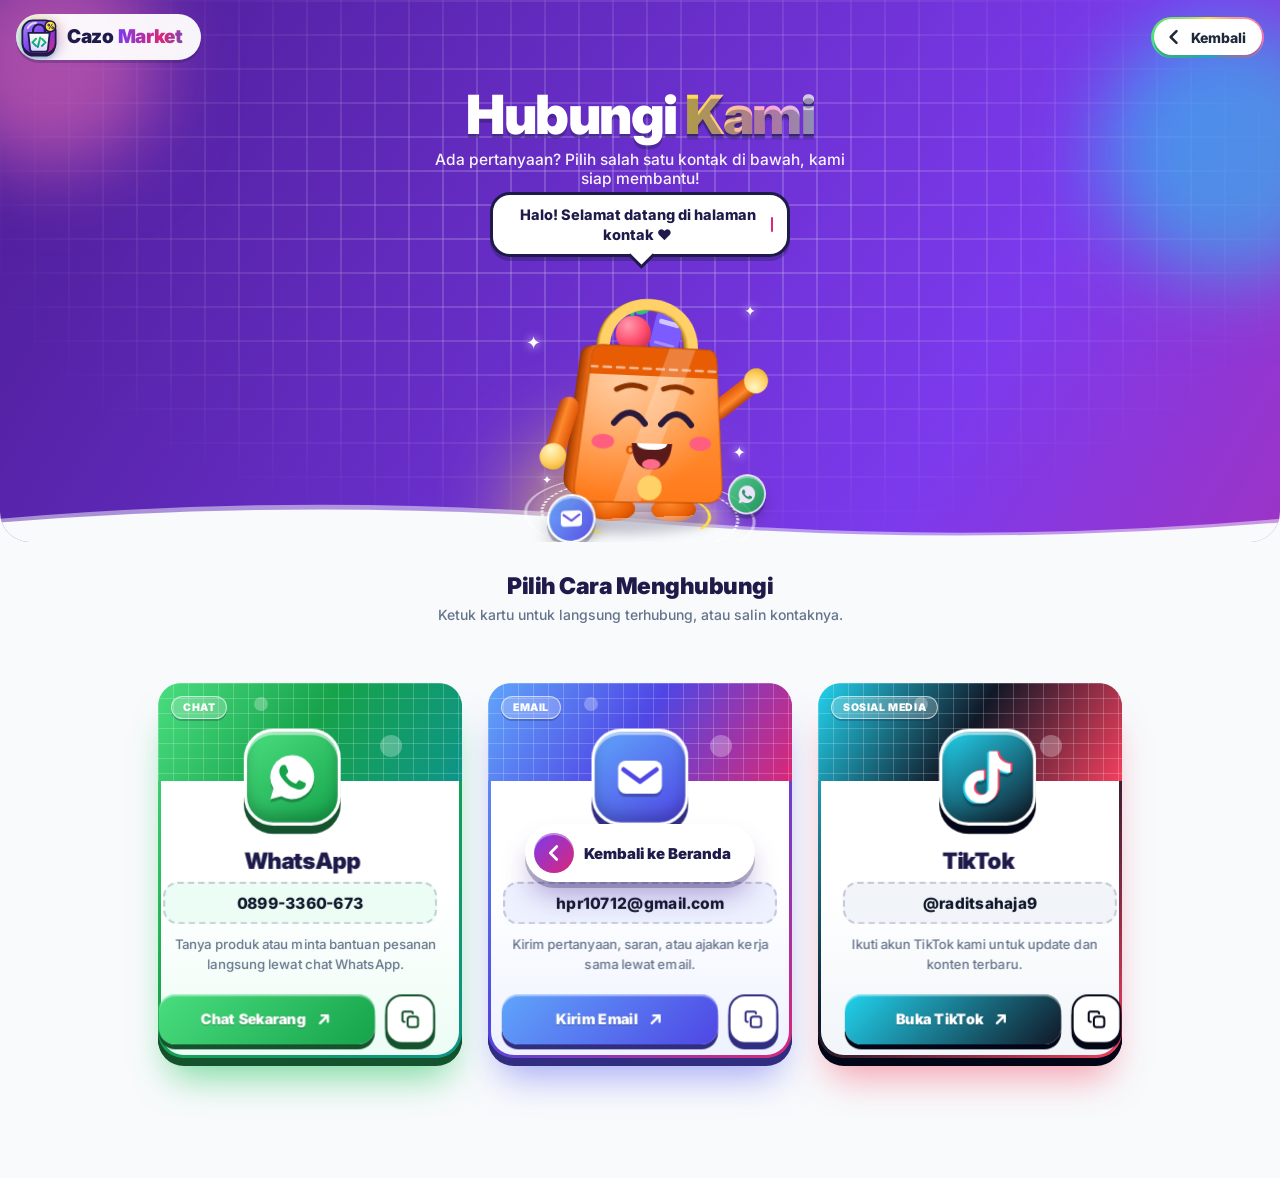
<file: kontak.html>
<!DOCTYPE html>
<html lang="id">
<head>
<meta charset="UTF-8">
<meta name="viewport" content="width=device-width, initial-scale=1.0">
<title>Kontak — Cazo Market</title>
<link rel="icon" href="data:image/svg+xml,<svg xmlns='http://www.w3.org/2000/svg' viewBox='0 0 128 128'><rect x='4' y='4' width='120' height='120' rx='30' fill='%230b1220'/><circle cx='64' cy='70' r='50' fill='%234f46e5' opacity='.28'/><g transform='rotate(-5 64 66)'><path d='M48 52V42Q48 26 64 26Q80 26 80 42V52' fill='none' stroke='%23a5b4fc' stroke-width='6' stroke-linecap='round'/><path d='M35 48H93L98 99Q99 106 92 106H36Q29 106 30 99Z' fill='%2334d399' stroke='%2334d399' stroke-width='2' stroke-linejoin='round'/><path d='M35 48H93L93.7 57H34.3Z' fill='%2310b981'/><circle cx='50' cy='52.5' r='3' fill='%230b1220'/><circle cx='78' cy='52.5' r='3' fill='%230b1220'/><g fill='none' stroke='%230b1220' stroke-width='6' stroke-linecap='round' stroke-linejoin='round'><path d='M53 69L43 80L53 91'/><path d='M75 69L85 80L75 91'/><path d='M68 67L60 93'/></g></g><path transform='translate(99 33) scale(.8)' fill='%23ffe14d' d='M0-12L3.5-3.5L12 0L3.5 3.5L0 12L-3.5 3.5L-12 0L-3.5-3.5Z'/></svg>">
<link href="https://fonts.googleapis.com/css2?family=Inter:wght@400;500;600;700;800;900&family=Baloo+2:wght@600;800&family=Nunito:wght@600;800&display=swap" rel="stylesheet">
<style>
:root{--bg-body:#f8fafc;--text-main:#0f172a;--text-muted:#64748b;--font:'Inter',system-ui,sans-serif;--c1:#4c1d95;--c2:#7c3aed;--c3:#db2777;--c4:#2563eb;--speed:1;--ink:#1e1b4b}
*{box-sizing:border-box;-webkit-tap-highlight-color:transparent}
html{scroll-behavior:smooth}
body{margin:0;font-family:var(--font);background:var(--bg-body);color:var(--text-main);padding-bottom:120px;overflow-x:hidden}
a{text-decoration:none;color:inherit}
button{font-family:inherit;cursor:pointer;border:none;background:none;color:inherit}
[hidden]{display:none!important}
@keyframes rot{to{transform:rotate(360deg)}}

/* ===== HEADER (sama dengan beranda) ===== */
.cz-header{position:relative;color:#fff;isolation:isolate;background:linear-gradient(120deg,var(--c1),var(--c2),var(--c3),var(--c4),var(--c1));background-size:300% 300%;animation:flow calc(14s/var(--speed)) ease-in-out infinite;overflow:hidden;border-radius:0 0 30px 30px;margin-bottom:20px}
.cz-bg{position:absolute;inset:0;overflow:hidden;z-index:-1}
@keyframes flow{0%,100%{background-position:0% 50%}50%{background-position:100% 50%}}
.cz-bg::before{content:"";position:absolute;inset:0;opacity:.6;background-image:linear-gradient(rgba(255,255,255,.3) 2.5px,transparent 2.5px),linear-gradient(90deg,rgba(255,255,255,.3) 2.5px,transparent 2.5px);background-size:34px 34px;-webkit-mask-image:radial-gradient(ellipse at 50% 40%,#000 20%,transparent 75%);mask-image:radial-gradient(ellipse at 50% 40%,#000 20%,transparent 75%);animation:grid calc(6s/var(--speed)) linear infinite}
@keyframes grid{to{background-position:34px 34px}}
.cz-bg::after{content:"";position:absolute;top:0;bottom:0;width:40%;left:-60%;background:linear-gradient(100deg,transparent,rgba(255,255,255,.22),transparent);transform:skewX(-20deg);animation:shine calc(7s/var(--speed)) ease-in-out infinite}
@keyframes shine{0%,30%{left:-60%}70%,100%{left:130%}}
.blob{position:absolute;border-radius:50%;filter:blur(38px);opacity:.55;mix-blend-mode:screen}
.b1{width:220px;height:220px;background:#f472b6;left:-60px;top:-50px;animation:m1 calc(11s/var(--speed)) ease-in-out infinite}
.b2{width:260px;height:260px;background:#22d3ee;right:-80px;top:20px;animation:m2 calc(13s/var(--speed)) ease-in-out infinite}
.b3{width:180px;height:180px;background:#fde047;left:40%;bottom:-70px;animation:m3 calc(9s/var(--speed)) ease-in-out infinite}
@keyframes m1{50%{transform:translate(90px,60px) scale(1.25)}}
@keyframes m2{50%{transform:translate(-110px,40px) scale(.85)}}
@keyframes m3{50%{transform:translate(-90px,-40px) scale(1.3)}}
.fl{position:absolute;bottom:-30px;left:var(--x);font-weight:800;font-size:var(--s);color:rgba(255,255,255,.55);text-shadow:0 2px 10px rgba(30,27,75,.35);animation:rise calc(var(--d)/var(--speed)) linear infinite;animation-delay:var(--dl)}
@keyframes rise{0%{transform:translateY(0) rotate(0);opacity:0}15%{opacity:1}85%{opacity:.8}100%{transform:translateY(-440px) rotate(var(--r));opacity:0}}
.wave{position:absolute;left:0;bottom:-1px;width:100%;height:56px;overflow:hidden;pointer-events:none;z-index:3}
.wave svg{position:absolute;left:0;bottom:0;width:200%;height:100%}
.w1{animation:slide calc(12s/var(--speed)) linear infinite}
.w2{animation:slide calc(8s/var(--speed)) linear infinite reverse;opacity:.5}
@keyframes slide{to{transform:translateX(-50%)}}

.bar{position:relative;display:flex;align-items:center;gap:12px;padding:14px 16px;z-index:20}
.logo{position:relative;z-index:0;width:38px;height:38px;flex:none;filter:drop-shadow(0 2px 2px rgba(30,27,75,.3))}
.logo::before{content:"";position:absolute;inset:-1px;z-index:-1;border-radius:18px;background:conic-gradient(#fde047,#f472b6,#22d3ee,#4ade80,#fde047);filter:blur(7px);opacity:.45;animation:rot 4s linear infinite}
.logo svg{width:100%;height:100%;display:block;overflow:visible}
.lshine{animation:ls 3.4s ease-in-out infinite}
@keyframes ls{0%,55%{transform:translateX(0)}100%{transform:translateX(110px)}}
.name{font-weight:900;font-size:19px;letter-spacing:-.3px;line-height:1.05;color:var(--ink);white-space:nowrap;overflow:hidden;text-overflow:ellipsis;min-width:0}
.shim{background:linear-gradient(90deg,var(--c2),var(--c3),var(--c4),var(--c2));background-size:200% 100%;-webkit-background-clip:text;background-clip:text;color:transparent;animation:sh 4s linear infinite}
@keyframes sh{to{background-position:-200% 0}}
.brandpill{display:flex;align-items:center;gap:9px;flex:0 1 auto;min-width:0;margin-right:auto;overflow:hidden;padding:4px 18px 4px 4px;border-radius:999px;background:rgba(255,255,255,.95);box-shadow:0 3px 0 rgba(30,27,75,.25);transition:transform .2s}
.brandpill:active{transform:scale(.96)}
@media(max-width:380px){.brandpill{padding-right:12px}.name{font-size:16px}}

/* tombol kembali (pengganti tombol Masuk) */
.back{position:relative;display:inline-flex;padding:2.5px;border-radius:999px;overflow:hidden;z-index:20;transition:transform .2s}
.back:active{transform:scale(.95)}
.back::before{content:"";position:absolute;left:50%;top:50%;width:300%;aspect-ratio:1;translate:-50% -50%;background:conic-gradient(#fde047,#f472b6,#22d3ee,#4ade80,#fde047);animation:rot 3s linear infinite}
.back span{position:relative;display:flex;align-items:center;gap:7px;background:#fff;color:#1f2937;font-weight:800;font-size:14px;padding:8px 16px 8px 10px;border-radius:999px;box-shadow:0 3px 0 rgba(30,27,75,.25)}
.back svg{width:20px;height:20px;transition:transform .25s}
.back:hover svg{transform:translateX(-3px)}

.hero{text-align:center;padding:14px 20px 0;position:relative;z-index:12}
.hero h1{margin:0;font-size:clamp(34px,9.5vw,54px);font-weight:900;letter-spacing:-1.5px;line-height:1;text-shadow:0 4px 0 rgba(30,27,75,.35)}
.hero h1 .shim{background:linear-gradient(90deg,#fde047,#f9a8d4,#a5f3fc,#fde047);background-size:200% 100%;-webkit-background-clip:text;background-clip:text;color:transparent;filter:drop-shadow(0 2px 0 rgba(30,27,75,.45))}
.hero p{margin:8px auto 0;max-width:420px;font-size:15.5px;font-weight:500;opacity:.94}

/* ===== PANGGUNG MASKOT 3D ===== */
.stage{position:relative;height:350px;max-width:560px;margin:4px auto 0;z-index:10;display:flex;justify-content:center}
.bubble{position:absolute;top:0;left:50%;translate:-50% 0;width:min(300px,calc(100vw - 48px));min-height:58px;background:#fff;color:var(--ink);border:3px solid var(--ink);border-radius:20px;padding:10px 14px;font-weight:800;font-size:14.5px;line-height:1.35;text-align:center;box-shadow:0 4px 0 rgba(30,27,75,.35);display:flex;align-items:center;justify-content:center;z-index:30;transform-origin:50% 100%}
.bubble::after{content:"";position:absolute;left:50%;bottom:-11px;width:16px;height:16px;margin-left:-8px;background:#fff;border:3px solid var(--ink);border-top:0;border-left:0;transform:rotate(45deg)}
.bubble.pop{animation:bpop .5s cubic-bezier(.34,1.6,.64,1)}
@keyframes bpop{0%{transform:scale(.8) rotate(-2deg);opacity:0}60%{opacity:1}100%{transform:none}}
.caret{display:inline-block;width:2.5px;height:1.05em;margin-left:2px;vertical-align:-3px;border-radius:2px;background:#db2777;animation:cr .9s steps(1) infinite}
@keyframes cr{50%{opacity:0}}

.world{position:absolute;left:50%;bottom:8px;width:240px;height:262px;margin-left:-120px;perspective:900px;perspective-origin:50% 35%;transform:scale(var(--ws,1));transform-origin:50% 100%;touch-action:manipulation}
.scene{position:absolute;inset:0;transform-style:preserve-3d;will-change:transform}
.fg{position:absolute;inset:0;transform-style:preserve-3d;transform-origin:50% 92%;will-change:transform}
.plat{position:absolute;left:50%;top:125px;width:230px;height:230px;margin-left:-115px;transform:rotateX(78deg);pointer-events:none}
.plat i{position:absolute;border-radius:50%}
.plat .p1{inset:0;background:radial-gradient(circle,rgba(255,255,255,.5),rgba(255,255,255,.1) 60%,transparent 71%);box-shadow:inset 0 0 0 3px rgba(255,255,255,.5)}
.plat .p2{inset:16px;border:3px dashed rgba(255,255,255,.75);animation:rot 22s linear infinite}
.plat .p3{inset:44px;border:3px solid #fde047;border-top-color:transparent;border-bottom-color:transparent;animation:rot 9s linear infinite reverse;filter:drop-shadow(0 0 6px rgba(253,224,71,.9))}
.shd{position:absolute;left:50%;top:236px;width:150px;height:26px;margin-left:-75px;border-radius:50%;background:rgba(30,27,75,.5);filter:blur(7px);pointer-events:none}
.bag{position:absolute;left:45px;top:70px;width:150px;height:162px;transform-style:preserve-3d;cursor:pointer}
.sl{position:absolute;inset:0;width:100%;height:100%;overflow:visible;pointer-events:none}
.hdl{position:absolute;left:67px;top:12px;width:106px;height:70px;transform-style:preserve-3d;pointer-events:none}
.hdl .sl{overflow:visible}
.prop{position:absolute;transform-style:preserve-3d;pointer-events:none}
.apple{left:88px;top:44px;width:36px;height:36px;border-radius:50%;background:radial-gradient(circle at 34% 28%,#ff9aae,#ff4d6d 50%,#b3173a);transform:translateZ(-4px);animation:peek 2.6s ease-in-out infinite}
.apple::before{content:"";position:absolute;left:15px;top:-12px;width:4px;height:13px;border-radius:3px;background:#2ec27e;transform:rotate(14deg)}
.apple::after{content:"";position:absolute;left:19px;top:-10px;width:15px;height:8px;border-radius:50%;background:#2ec27e;transform:rotate(-22deg)}
.book{left:126px;top:40px;width:30px;height:38px;transform:translateZ(-5px) rotate(12deg);animation:peek 2.6s ease-in-out -1.3s infinite}
@keyframes peek{50%{margin-top:-4px}}
.arm{position:absolute;top:128px;width:20px;height:62px;margin-left:-10px;transform-origin:50% 9px;will-change:transform}
.arm.l{left:44px}.arm.r{left:196px}
.arm .lm{position:absolute;inset:0;border-radius:10px;background:linear-gradient(90deg,#b8420c,#ff8a2b 42%,#e0560a)}
.hand{position:absolute;left:50%;bottom:-12px;width:26px;height:26px;margin-left:-13px;border-radius:50%;background:radial-gradient(circle at 34% 28%,#fff6c4,#ffd166 52%,#e0a000)}
.foot{position:absolute;top:224px;width:46px;height:24px;border-radius:50%;background:radial-gradient(ellipse at 40% 25%,#ff8a2b,#e85d04 60%,#a83a00);transform:translateZ(14px)}
.foot.l{left:66px}.foot.r{left:128px}
.face{position:absolute;inset:0;width:100%;height:100%;overflow:visible;pointer-events:none;transform:translateZ(38px)}
.front{position:absolute;inset:0;width:100%;height:100%;overflow:visible;pointer-events:none;transform:translateZ(35.5px)}

/* ekspresi wajah */
.face .v{display:none}
.face .pup{transform:translate(var(--px,0px),var(--py,0px));transition:transform .12s ease-out}
.face .eb{transform-box:fill-box;transform-origin:center;animation:blink 4.8s infinite}
@keyframes blink{0%,91%,100%{transform:scaleY(1)}95%{transform:scaleY(.08)}}
.face .brow{fill:none;stroke:#8a3200;stroke-width:5;stroke-linecap:round;transform-box:fill-box;transform-origin:center;transition:transform .35s cubic-bezier(.34,1.5,.64,1)}
.face .cheek{fill:#ff5e7e;opacity:.78;transition:opacity .3s}
.face[data-mood=happy] .cheek,.face[data-mood=love] .cheek,.face[data-mood=excited] .cheek{opacity:1}
.face[data-mood=idle] .e-open,.face[data-mood=idle] .mo-smile,
.face[data-mood=happy] .e-happy,.face[data-mood=happy] .mo-grin,
.face[data-mood=wink] .e-wink,.face[data-mood=wink] .mo-tongue,
.face[data-mood=love] .e-heart,.face[data-mood=love] .mo-grin,
.face[data-mood=surprised] .e-wide,.face[data-mood=surprised] .mo-o,
.face[data-mood=sleepy] .e-sleep,.face[data-mood=sleepy] .mo-flat,.face[data-mood=sleepy] .zzz,
.face[data-mood=excited] .e-happy,.face[data-mood=excited] .mo-big,.face[data-mood=excited] .stars,
.face[data-mood=thinking] .e-open,.face[data-mood=thinking] .mo-think,.face[data-mood=thinking] .think,
.face[data-mood=cool] .e-shades,.face[data-mood=cool] .mo-smirk{display:inline}
.face[data-mood=surprised] .brow{transform:translateY(-9px)}
.face[data-mood=happy] .brow,.face[data-mood=love] .brow,.face[data-mood=excited] .brow{transform:translateY(-4px)}
.face[data-mood=sleepy] .brow{transform:translateY(5px)}
.face[data-mood=thinking] .brow.bl{transform:translateY(-8px) rotate(-6deg)}
.face[data-mood=thinking] .brow.br{transform:translateY(2px)}
.face[data-mood=cool] .brow{transform:translateY(-6px)}
.face .mouthg{transform-box:fill-box;transform-origin:50% 0}
.face.talk .mouthg{animation:yap .24s ease-in-out infinite alternate}
@keyframes yap{to{transform:scaleY(1.4)}}
.face .heart{transform-box:fill-box;transform-origin:center;animation:beat .7s ease-in-out infinite}
@keyframes beat{50%{transform:scale(1.18)}}
.face .zz{font:900 20px 'Baloo 2',sans-serif;fill:#fff;stroke:#1e1b4b;stroke-width:3;paint-order:stroke;animation:zup 2.4s ease-in infinite}
.face .zz:nth-child(2){animation-delay:.8s}.face .zz:nth-child(3){animation-delay:1.6s}
@keyframes zup{0%{transform:translate(0,12px) scale(.6);opacity:0}30%{opacity:1}100%{transform:translate(14px,-26px) scale(1.2);opacity:0}}
.face .tw{transform-box:fill-box;transform-origin:center;animation:twk .7s ease-in-out infinite alternate}
.face .tw:nth-child(2){animation-delay:.25s}.face .tw:nth-child(3){animation-delay:.5s}
@keyframes twk{from{transform:scale(.4) rotate(0);opacity:.5}to{transform:scale(1.2) rotate(45deg);opacity:1}}
.face .dot{animation:dotp 1.4s ease-in-out infinite}
.face .dot:nth-child(2){animation-delay:.2s}.face .dot:nth-child(3){animation-delay:.4s}
@keyframes dotp{50%{transform:translateY(-3px)}}
.glint{animation:glt 3.2s ease-in-out infinite}
@keyframes glt{0%,60%{transform:translateX(-30px)}100%{transform:translateX(60px)}}

/* ikon orbit (bisa diklik) */
.orb{position:absolute;left:0;top:0;width:46px;height:46px;margin:-23px 0 0 -23px;border-radius:50%;display:grid;place-items:center;color:#fff;border:2.5px solid #fff;box-shadow:0 5px 0 rgba(30,27,75,.35),inset 0 2px 0 rgba(255,255,255,.5),0 10px 18px -4px rgba(0,0,0,.35);will-change:transform;z-index:5}
.orb svg{width:24px;height:24px}
.orb.wa{background:linear-gradient(135deg,#4ade80,#16a34a)}
.orb.mail{background:linear-gradient(135deg,#60a5fa,#4f46e5)}
.orb.tt{background:linear-gradient(135deg,#334155,#020617)}
.orb:hover{filter:brightness(1.15)}
.sp{position:absolute;color:#fff;font-size:var(--s);text-shadow:0 0 10px rgba(255,255,255,.9);animation:twinkle 2.6s ease-in-out infinite;animation-delay:var(--dl);pointer-events:none}
@keyframes twinkle{0%,100%{opacity:.25;transform:scale(.6) rotate(0)}50%{opacity:1;transform:scale(1.2) rotate(30deg)}}

/* ===== KARTU KONTAK 3D ===== */
.contact{max-width:1000px;margin:0 auto;padding:6px 18px 0}
.sec-head{text-align:center;margin:4px 0 26px}
.sec-head h2{margin:0;font-size:23px;font-weight:900;letter-spacing:-.5px;color:var(--ink)}
.sec-head p{margin:6px 0 0;font-size:14px;color:var(--text-muted);font-weight:500}
.cards{display:grid;grid-template-columns:1fr;gap:34px;perspective:1100px;max-width:420px;margin:0 auto;padding-top:34px}
@media(min-width:780px){.cards{grid-template-columns:repeat(3,1fr);max-width:none;gap:26px}}
.c3d{--rx:0deg;--ry:0deg;--mx:50%;--my:30%;position:relative;transform-style:preserve-3d;transform:rotateX(var(--rx)) rotateY(var(--ry));transition:transform .45s cubic-bezier(.2,.8,.2,1);animation:cardIn .7s cubic-bezier(.34,1.56,.64,1) backwards;animation-delay:calc(var(--i)*130ms)}
.c3d.live{transition:transform .08s linear}
@keyframes cardIn{from{opacity:0;transform:translateY(40px) rotateX(-25deg) scale(.9)}}
.wa{--a1:#4ade80;--a2:#16a34a;--a3:#0d9488;--dk:#14532d;--glow:rgba(34,197,94,.6);--tint:#ecfdf5}
.ml{--a1:#60a5fa;--a2:#4f46e5;--a3:#db2777;--dk:#312e81;--glow:rgba(99,102,241,.55);--tint:#eef2ff}
.tk{--a1:#22d3ee;--a2:#111827;--a3:#f43f5e;--dk:#020617;--glow:rgba(244,63,94,.5);--tint:#f1f5f9}
.cd{position:relative;display:block;transform-style:preserve-3d;border:3px solid transparent;border-radius:26px;padding:0 0 18px;color:inherit;
  background:linear-gradient(180deg,#fff 55%,var(--tint)) padding-box,linear-gradient(135deg,var(--a1),var(--a2),var(--a3)) border-box;
  box-shadow:0 1px 0 var(--dk),0 2px 0 var(--dk),0 3px 0 var(--dk),0 4px 0 var(--dk),0 5px 0 var(--dk),0 6px 0 var(--dk),0 7px 0 var(--dk),0 8px 0 var(--dk),0 30px 36px -12px var(--glow);transition:box-shadow .2s}
.band{position:relative;height:98px;margin:-3px -3px 0;border-radius:23px 23px 0 0;overflow:hidden;
  background:linear-gradient(rgba(255,255,255,.2) 1.5px,transparent 1.5px) 0 0/15px 15px,linear-gradient(90deg,rgba(255,255,255,.2) 1.5px,transparent 1.5px) 0 0/15px 15px,linear-gradient(120deg,var(--a1),var(--a2),var(--a3))}
.band::after{content:"";position:absolute;top:0;bottom:0;width:40%;left:-60%;background:linear-gradient(100deg,transparent,rgba(255,255,255,.35),transparent);transform:skewX(-20deg);animation:shine 5s ease-in-out infinite;animation-delay:calc(var(--i)*-1.2s)}
.band i{position:absolute;border-radius:50%;background:rgba(255,255,255,.28);animation:fl2 5s ease-in-out infinite alternate}
.band i:nth-child(1){width:46px;height:46px;right:-8px;top:-12px}
.band i:nth-child(2){width:22px;height:22px;right:60px;top:52px;animation-delay:-2s}
.band i:nth-child(3){width:14px;height:14px;left:96px;top:14px;animation-delay:-3s}
@keyframes fl2{to{transform:translateY(10px) scale(1.2)}}
.chip{position:absolute;top:13px;left:13px;padding:4px 11px;border-radius:99px;font-size:10.5px;font-weight:900;letter-spacing:.6px;text-transform:uppercase;color:#fff;background:rgba(255,255,255,.22);border:1.5px solid rgba(255,255,255,.6);box-shadow:0 2px 0 rgba(30,27,75,.25);-webkit-backdrop-filter:blur(6px);backdrop-filter:blur(6px);z-index:2}
.ic{color:#fff;--hs:var(--a2);position:relative;width:92px;height:92px;margin:-46px auto 0;transform:translateZ(56px);animation:icbob 3.4s ease-in-out infinite;animation-delay:calc(var(--i)*-.8s)}
@keyframes icbob{50%{translate:0 -6px}}
.ic .u{position:absolute;inset:0;border-radius:28px;background:var(--dk);transform:translateY(8px)}
.ic .f{position:absolute;inset:0;border-radius:28px;overflow:hidden;display:grid;place-items:center;background:linear-gradient(145deg,var(--a1),var(--a2));border:3px solid #fff;box-shadow:inset 0 3px 0 rgba(255,255,255,.55),inset 0 -8px 12px rgba(0,0,0,.2)}
.ic .f::after{content:"";position:absolute;top:0;bottom:0;width:36%;left:-70%;background:linear-gradient(100deg,transparent,rgba(255,255,255,.55),transparent);transform:skewX(-20deg);animation:shine 4s ease-in-out infinite}
.ic svg{position:relative;width:50px;height:50px;filter:drop-shadow(0 3px 0 rgba(0,0,0,.25))}
.lbl{margin:20px 0 0;text-align:center;font-weight:900;font-size:22px;letter-spacing:-.5px;color:var(--ink);transform:translateZ(26px)}
.val{display:block;margin:8px 16px 0;text-align:center;font-weight:800;font-size:15px;color:var(--text-main);background:var(--tint);border:2px dashed rgba(30,27,75,.2);border-radius:14px;padding:9px 10px;word-break:break-all;transform:translateZ(32px)}
.desc{margin:11px 20px 0;text-align:center;font-size:13px;color:var(--text-muted);line-height:1.55;font-weight:500;transform:translateZ(14px)}

/* ===== TOMBOL AKSI (rata & simetris) ===== */
.acts{display:flex;align-items:stretch;gap:10px;margin:16px 16px 0;transform:translateZ(42px)}
.go{flex:1 1 auto;min-width:0;display:inline-flex;align-items:center;justify-content:center;gap:8px;height:48px;padding:0 12px;font-weight:900;font-size:14px;line-height:1;white-space:nowrap;color:#fff;border-radius:16px;background:linear-gradient(135deg,var(--a1),var(--a2));box-shadow:0 5px 0 var(--dk),inset 0 2px 0 rgba(255,255,255,.4);text-shadow:0 1px 0 rgba(0,0,0,.3);transition:transform .15s,box-shadow .15s,filter .2s}
.go svg{width:18px;height:18px;flex:none;display:block}
.go:hover{filter:brightness(1.1)}
.go:active{transform:translateY(4px);box-shadow:0 1px 0 var(--dk),inset 0 2px 0 rgba(255,255,255,.4)}
.cp{flex:0 0 48px;width:48px;height:48px;padding:0;border-radius:16px;background:#fff;color:var(--dk);border:2.5px solid var(--dk);box-shadow:0 5px 0 var(--dk);display:grid;place-items:center;transition:transform .15s,box-shadow .15s,background .2s}
.cp svg{width:20px;height:20px;display:block}
.cp:hover{background:var(--tint)}
.cp:active{transform:translateY(4px);box-shadow:0 1px 0 var(--dk)}
.cp.ok{background:var(--a1);color:#fff}
.cd::after{content:"";position:absolute;inset:0;border-radius:23px;background:radial-gradient(240px circle at var(--mx) var(--my),rgba(255,255,255,.65),transparent 62%);opacity:0;transition:opacity .3s;pointer-events:none;transform:translateZ(70px)}
.c3d.hov .cd::after{opacity:.55}

/* tombol kembali melayang (pengganti navigasi bawah) */
.fab{position:fixed;left:50%;bottom:18px;translate:-50% 0;z-index:200;display:flex;align-items:center;gap:10px;padding:9px 24px 9px 9px;border-radius:999px;background:#fff;color:var(--ink);font-weight:900;font-size:15px;box-shadow:0 6px 0 rgba(30,27,75,.28),0 18px 30px -6px rgba(76,29,149,.4);transition:transform .2s cubic-bezier(.34,1.56,.64,1),box-shadow .2s}
.fab:hover{transform:translateY(-4px);box-shadow:0 10px 0 rgba(30,27,75,.28),0 24px 34px -6px rgba(219,39,119,.4)}
.fab:active{transform:translateY(4px);box-shadow:0 2px 0 rgba(30,27,75,.28)}
.fab .arr{display:grid;place-items:center;width:40px;height:40px;border-radius:50%;background:linear-gradient(135deg,var(--c2),var(--c3));box-shadow:inset 0 2px 0 rgba(255,255,255,.4)}
.fab .arr svg{width:22px;height:22px;animation:nudge 1.5s ease-in-out infinite}
@keyframes nudge{50%{transform:translateX(-4px)}}

.toast{position:fixed;left:50%;bottom:98px;translate:-50% 20px;opacity:0;pointer-events:none;display:flex;align-items:center;gap:8px;background:var(--ink);color:#fff;font-weight:800;font-size:14px;padding:11px 18px;border-radius:999px;box-shadow:0 8px 24px rgba(30,27,75,.35);transition:.35s cubic-bezier(.34,1.56,.64,1);z-index:300}
.toast.show{opacity:1;translate:-50% 0}
.toast svg{width:18px;height:18px;color:#4ade80}
.cf{position:fixed;left:0;top:0;pointer-events:none;z-index:400;font-weight:900;will-change:transform,opacity}

@media(max-width:360px){.stage{height:330px}}
@media (prefers-reduced-motion:reduce){*,*::before,*::after{animation-duration:.01ms!important;animation-iteration-count:1!important;transition-duration:.01ms!important}}
</style>
</head>
<body>
<!-- DEFINISI SVG (disembunyikan) -->
<svg width="0" height="0" style="position:absolute" aria-hidden="true">
  <defs>
    <linearGradient id="lgBg" x1="0" y1="0" x2="1" y2="1"><stop offset="0" stop-color="#a78bfa"/><stop offset=".55" stop-color="#7c3aed"/><stop offset="1" stop-color="#db2777"/></linearGradient>
    <linearGradient id="lgBag" x1="0" y1="0" x2="0" y2="1"><stop offset="0" stop-color="#ffffff"/><stop offset="1" stop-color="#ddd6fe"/></linearGradient>
    <linearGradient id="lgCode" x1="0" y1="0" x2="0" y2="1"><stop offset="0" stop-color="#22c55e"/><stop offset="1" stop-color="#0d9488"/></linearGradient>
    <linearGradient id="gBody" x1="0" y1="0" x2="0" y2="1"><stop offset="0" stop-color="#ffa24d"/><stop offset="1" stop-color="#ff7a1a"/></linearGradient>
    <radialGradient id="gShine" cx=".28" cy=".22" r=".75"><stop offset="0" stop-color="#fff" stop-opacity=".5"/><stop offset="1" stop-color="#fff" stop-opacity="0"/></radialGradient>
    <path id="bagPath" d="M24 6H126Q136 6 137 17L148 138Q150 156 132 156H18Q0 156 2 138L13 17Q14 6 24 6Z"/>
    <clipPath id="bagClip"><use href="#bagPath"/></clipPath>
  </defs>
  <!-- ikon -->
  <symbol id="i-wa" viewBox="0 0 24 24"><path fill="currentColor" d="M12 2a10 10 0 0 0-8.6 15.1L2 22l5-1.3A10 10 0 1 0 12 2z"/><path fill="var(--hs,#16a34a)" d="M17.5 14.4c-.3-.15-1.75-.86-2.02-.96-.27-.1-.47-.15-.67.15-.2.3-.77.96-.94 1.16-.17.2-.35.22-.64.07-.3-.15-1.26-.46-2.4-1.48-.88-.79-1.48-1.76-1.65-2.06-.17-.3-.02-.46.13-.6.13-.13.3-.35.45-.52.15-.17.2-.3.3-.5.1-.2.05-.37-.02-.52-.08-.15-.67-1.6-.92-2.2-.24-.58-.49-.5-.67-.51h-.57c-.2 0-.52.07-.8.37-.27.3-1.04 1.02-1.04 2.48s1.07 2.88 1.22 3.08c.15.2 2.1 3.2 5.08 4.49.71.3 1.26.49 1.7.63.71.23 1.36.2 1.87.12.57-.08 1.75-.72 2-1.41.25-.7.25-1.29.17-1.41-.07-.12-.27-.2-.57-.35z"/></symbol>
  <symbol id="i-mail" viewBox="0 0 24 24"><rect x="2" y="4.5" width="20" height="15" rx="3.5" fill="currentColor"/><path d="M4.5 8.5l7.5 5.5 7.5-5.5" fill="none" stroke="var(--hs,#4f46e5)" stroke-width="2.1" stroke-linecap="round" stroke-linejoin="round"/></symbol>
  <symbol id="i-tt" viewBox="0 0 24 24"><path fill="currentColor" d="M12.525.02c1.31-.02 2.61-.01 3.91-.02.08 1.53.63 3.09 1.75 4.17 1.12 1.11 2.7 1.62 4.24 1.79v4.03c-1.44-.05-2.89-.35-4.2-.97-.57-.26-1.1-.59-1.62-.93-.01 2.92.01 5.84-.02 8.75-.08 1.4-.54 2.79-1.35 3.94-1.31 1.92-3.58 3.17-5.91 3.21-1.43.08-2.86-.31-4.08-1.03-2.02-1.19-3.44-3.37-3.65-5.71-.02-.5-.03-1-.01-1.49.18-1.9 1.12-3.72 2.58-4.96 1.66-1.44 3.98-2.13 6.15-1.72.02 1.48-.04 2.96-.04 4.44-.99-.32-2.15-.23-3.02.37-.63.41-1.11 1.04-1.36 1.75-.21.51-.15 1.07-.14 1.61.24 1.64 1.82 3.02 3.5 2.87 1.12-.01 2.19-.66 2.77-1.61.19-.33.4-.67.41-1.06.1-1.79.06-3.57.07-5.36.01-4.03-.01-8.05.02-12.07z"/></symbol>
  <symbol id="i-copy" viewBox="0 0 24 24"><rect x="9" y="9" width="12" height="12" rx="3" fill="none" stroke="currentColor" stroke-width="2.3"/><path d="M5.5 15H5a2 2 0 0 1-2-2V5a2 2 0 0 1 2-2h8a2 2 0 0 1 2 2v.5" fill="none" stroke="currentColor" stroke-width="2.3" stroke-linecap="round"/></symbol>
  <symbol id="i-check" viewBox="0 0 24 24"><path d="M5 12.5l4.6 4.6L19 7.5" fill="none" stroke="currentColor" stroke-width="3" stroke-linecap="round" stroke-linejoin="round"/></symbol>
  <symbol id="i-left" viewBox="0 0 24 24"><path d="M15 5l-7 7 7 7" fill="none" stroke="currentColor" stroke-width="3" stroke-linecap="round" stroke-linejoin="round"/></symbol>
  <symbol id="i-open" viewBox="0 0 24 24"><path d="M7 17L17 7M9 7h8v8" fill="none" stroke="currentColor" stroke-width="3" stroke-linecap="round" stroke-linejoin="round"/></symbol>
</svg>

<!-- HEADER -->
<header class="cz-header">
  <div class="cz-bg">
    <i class="blob b1"></i><i class="blob b2"></i><i class="blob b3"></i>
    <span class="fl" style="--x:8%;--s:26px;--d:9s;--dl:0s;--r:25deg">☎</span>
    <span class="fl" style="--x:24%;--s:22px;--d:11s;--dl:2s;--r:-30deg">♪</span>
    <span class="fl" style="--x:40%;--s:20px;--d:8s;--dl:4s;--r:40deg">✦</span>
    <span class="fl" style="--x:56%;--s:28px;--d:12s;--dl:1s;--r:-20deg">✉</span>
    <span class="fl" style="--x:70%;--s:24px;--d:10s;--dl:3s;--r:30deg">♥</span>
    <span class="fl" style="--x:84%;--s:20px;--d:9s;--dl:5s;--r:-45deg">✦</span>
  </div>

  <div class="bar">
    <a class="brandpill" href="index.html" aria-label="Cazo Market — ke beranda">
      <div class="logo" aria-hidden="true">
        <svg viewBox="0 0 64 64">
          <defs><clipPath id="lgClip"><rect x="4" y="4" width="56" height="56" rx="18"/></clipPath></defs>
          <rect x="4" y="9" width="56" height="56" rx="18" fill="#1e1b4b"/>
          <rect x="4" y="4" width="56" height="56" rx="18" fill="url(#lgBg)" stroke="#1e1b4b" stroke-width="3"/>
          <g clip-path="url(#lgClip)"><g class="lshine"><rect x="-26" y="0" width="12" height="64" fill="#fff" opacity=".5" transform="skewX(-20)"/></g></g>
          <path d="M22 24v-3a10 10 0 0 1 20 0v3" fill="none" stroke="#1e1b4b" stroke-width="3.6" stroke-linecap="round"/>
          <path d="M14 25h36l-3 28a4 4 0 0 1-4 3.5H21a4 4 0 0 1-4-3.5z" fill="url(#lgBag)" stroke="#1e1b4b" stroke-width="3" stroke-linejoin="round"/>
          <path d="M27 35l-6 6 6 6M37 35l6 6-6 6M34 33l-4 16" fill="none" stroke="url(#lgCode)" stroke-width="3.4" stroke-linecap="round" stroke-linejoin="round"/>
          <path d="M13 17q4-8 14-9" stroke="#fff" stroke-opacity=".7" stroke-width="3" fill="none" stroke-linecap="round"/>
          <circle cx="51" cy="14" r="9" fill="#fde047" stroke="#1e1b4b" stroke-width="2.6"/>
          <text x="51" y="18" text-anchor="middle" font-size="12" font-weight="900" fill="#1e1b4b" font-family="Inter,sans-serif">%</text>
        </svg>
      </div>
      <div class="name">Cazo <span class="shim">Market</span></div>
    </a>
    <a class="back" href="index.html" aria-label="Kembali ke beranda"><span><svg><use href="#i-left"/></svg>Kembali</span></a>
  </div>

  <div class="hero">
    <h1>Hubungi <span class="shim">Kami</span></h1>
    <p>Ada pertanyaan? Pilih salah satu kontak di bawah, kami siap membantu!</p>
  </div>

  <div class="stage" id="stage">
    <div class="bubble pop" id="bubble" aria-live="polite"><span id="typed"></span><i class="caret"></i></div>

    <div class="world" id="world">
      <div class="scene" id="scene">
        <div class="plat"><i class="p1"></i><i class="p2"></i><i class="p3"></i></div>
        <div class="shd" id="shd"></div>

        <div class="fg" id="fg">
          <div class="foot l"></div><div class="foot r"></div>
          <div class="arm l" id="armL"><div class="lm"></div><i class="hand"></i></div>
          <div class="arm r" id="armR"><div class="lm"></div><i class="hand"></i></div>
          <div class="hdl" id="hdl"></div>
          <div class="prop apple"></div>
          <div class="prop book"><svg viewBox="0 0 30 38" width="30" height="38"><rect width="30" height="38" rx="5" fill="#7c5cff"/><rect x="4" y="7" width="22" height="5" rx="2" fill="#fff" fill-opacity=".65"/><rect x="4" y="30" width="22" height="3" rx="1.5" fill="#fff" fill-opacity=".3"/></svg></div>

          <div class="bag" id="bag" title="Colek aku!">
            <!-- irisan tubuh 3D dibuat lewat JS -->
            <svg class="front" viewBox="0 0 150 162" aria-hidden="true">
              <use href="#bagPath" fill="url(#gBody)"/>
              <use href="#bagPath" fill="url(#gShine)"/>
              <g clip-path="url(#bagClip)">
                <rect x="0" y="0" width="150" height="34" fill="#e85d04"/>
                <path d="M12 27H138" stroke="#fff" stroke-opacity=".55" stroke-width="2.5" stroke-dasharray="7 6" stroke-linecap="round"/>
                <g id="sheen"><rect transform="skewX(-18)" x="-10" y="-10" width="26" height="190" fill="#fff" opacity=".22"/></g>
              </g>
              <circle cx="75" cy="142" r="12" fill="#ffd166"/>
              <text x="75" y="147.5" text-anchor="middle" font-family="Inter,sans-serif" font-weight="900" font-size="16" fill="#e85d04">C</text>
              <use href="#bagPath" fill="none" stroke="#b34700" stroke-opacity=".45" stroke-width="2"/>
            </svg>

            <svg class="face" id="face" viewBox="0 0 150 162" data-mood="idle" aria-hidden="true">
              <defs><clipPath id="shClip"><rect x="30" y="62" width="44" height="30" rx="11"/><rect x="76" y="62" width="44" height="30" rx="11"/></clipPath></defs>
              <ellipse class="cheek" cx="27" cy="98" rx="11" ry="7"/><ellipse class="cheek" cx="123" cy="98" rx="11" ry="7"/>

              <g class="v e-open">
                <g class="eb"><ellipse cx="52" cy="74" rx="14" ry="16" fill="#fff"/><g class="pup"><circle cx="52" cy="77" r="8.5" fill="#2b1a3a"/><circle cx="55.5" cy="72.5" r="3.3" fill="#fff"/><circle cx="48.5" cy="81" r="1.6" fill="#fff" opacity=".8"/></g></g>
                <g class="eb"><ellipse cx="98" cy="74" rx="14" ry="16" fill="#fff"/><g class="pup"><circle cx="98" cy="77" r="8.5" fill="#2b1a3a"/><circle cx="101.5" cy="72.5" r="3.3" fill="#fff"/><circle cx="94.5" cy="81" r="1.6" fill="#fff" opacity=".8"/></g></g>
              </g>
              <g class="v e-happy" fill="none" stroke="#2b1a3a" stroke-width="6" stroke-linecap="round"><path d="M37 80Q52 60 67 80"/><path d="M83 80Q98 60 113 80"/></g>
              <g class="v e-wink">
                <g class="eb"><ellipse cx="52" cy="74" rx="14" ry="16" fill="#fff"/><g class="pup"><circle cx="52" cy="77" r="8.5" fill="#2b1a3a"/><circle cx="55.5" cy="72.5" r="3.3" fill="#fff"/></g></g>
                <path d="M83 79Q98 63 113 79" fill="none" stroke="#2b1a3a" stroke-width="6" stroke-linecap="round"/>
              </g>
              <g class="v e-heart">
                <g class="heart"><path d="M52 92C36 80 33 66 41 60C46 56 51 59 52 64C53 59 58 56 63 60C71 66 68 80 52 92Z" fill="#ff3b6b"/><ellipse cx="44" cy="66" rx="3" ry="4.5" fill="#fff" opacity=".7" transform="rotate(30 44 66)"/></g>
                <g class="heart" style="animation-delay:.1s"><path d="M98 92C82 80 79 66 87 60C92 56 97 59 98 64C99 59 104 56 109 60C117 66 114 80 98 92Z" fill="#ff3b6b"/><ellipse cx="90" cy="66" rx="3" ry="4.5" fill="#fff" opacity=".7" transform="rotate(30 90 66)"/></g>
              </g>
              <g class="v e-wide">
                <ellipse cx="52" cy="74" rx="16" ry="19" fill="#fff"/><g class="pup"><circle cx="52" cy="75" r="6" fill="#2b1a3a"/><circle cx="54" cy="72.5" r="2.2" fill="#fff"/></g>
                <ellipse cx="98" cy="74" rx="16" ry="19" fill="#fff"/><g class="pup"><circle cx="98" cy="75" r="6" fill="#2b1a3a"/><circle cx="100" cy="72.5" r="2.2" fill="#fff"/></g>
              </g>
              <g class="v e-sleep" fill="none" stroke="#2b1a3a" stroke-width="5.5" stroke-linecap="round"><path d="M38 74Q52 87 66 74"/><path d="M84 74Q98 87 112 74"/></g>
              <g class="v e-shades">
                <path d="M30 68L21 63M120 68L129 63" stroke="#111827" stroke-width="4" stroke-linecap="round"/>
                <rect x="72" y="68" width="6" height="5" fill="#111827"/>
                <rect x="30" y="62" width="44" height="30" rx="11" fill="#111827" stroke="#000" stroke-width="2"/>
                <rect x="76" y="62" width="44" height="30" rx="11" fill="#111827" stroke="#000" stroke-width="2"/>
                <path d="M38 70Q42 66 50 66M84 70Q88 66 96 66" stroke="#7dd3fc" stroke-opacity=".7" stroke-width="3" fill="none" stroke-linecap="round"/>
                <g clip-path="url(#shClip)"><g class="glint"><rect transform="skewX(-20)" x="14" y="56" width="10" height="44" fill="#fff" opacity=".32"/></g></g>
              </g>

              <path class="brow bl" d="M38 52Q52 44 66 50"/><path class="brow br" d="M84 50Q98 44 112 52"/>

              <g class="mouthg">
                <path class="v mo-smile" d="M60 102Q75 118 90 102" fill="none" stroke="#5a1a1a" stroke-width="5" stroke-linecap="round"/>
                <g class="v mo-grin"><path d="M55 99Q75 99 95 99Q93 124 75 124Q57 124 55 99Z" fill="#5a1a1a"/><path d="M60 99H90Q89 105 75 105Q61 105 60 99Z" fill="#fff"/><ellipse cx="75" cy="119" rx="9" ry="5" fill="#ff6b8a"/></g>
                <g class="v mo-tongue"><path d="M60 102Q75 116 90 102" fill="none" stroke="#5a1a1a" stroke-width="5" stroke-linecap="round"/><path d="M71 110Q75 129 84 110Z" fill="#ff6b8a" stroke="#5a1a1a" stroke-width="2.5" stroke-linejoin="round"/></g>
                <ellipse class="v mo-o" cx="75" cy="112" rx="8" ry="11" fill="#5a1a1a"/>
                <path class="v mo-flat" d="M66 110H84" fill="none" stroke="#5a1a1a" stroke-width="5" stroke-linecap="round"/>
                <path class="v mo-think" d="M62 113Q76 106 90 111" fill="none" stroke="#5a1a1a" stroke-width="5" stroke-linecap="round"/>
                <g class="v mo-big"><path d="M52 97Q75 97 98 97Q98 128 75 128Q52 128 52 97Z" fill="#5a1a1a"/><path d="M57 97H93Q91 105 75 105Q59 105 57 97Z" fill="#fff"/><ellipse cx="75" cy="121" rx="12" ry="6.5" fill="#ff6b8a"/></g>
                <path class="v mo-smirk" d="M62 108Q76 117 92 100" fill="none" stroke="#5a1a1a" stroke-width="5" stroke-linecap="round"/>
              </g>

              <g class="v zzz"><text class="zz" x="108" y="40">z</text><text class="zz" x="118" y="30">Z</text><text class="zz" x="126" y="20">Z</text></g>
              <g class="v stars" fill="#fde047" stroke="#1e1b4b" stroke-width="1.3" stroke-linejoin="round">
                <path class="tw" d="M10 48l3 8 8 3-8 3-3 8-3-8-8-3 8-3z"/><path class="tw" d="M140 46l3 8 8 3-8 3-3 8-3-8-8-3 8-3z"/><path class="tw" d="M142 112l2.4 6.4 6.4 2.4-6.4 2.4-2.4 6.4-2.4-6.4-6.4-2.4 6.4-2.4z"/>
              </g>
              <g class="v think"><circle class="dot" cx="118" cy="42" r="3.5" fill="#fff" stroke="#1e1b4b" stroke-width="2"/><circle class="dot" cx="128" cy="30" r="5" fill="#fff" stroke="#1e1b4b" stroke-width="2"/><circle class="dot" cx="141" cy="14" r="7" fill="#fff" stroke="#1e1b4b" stroke-width="2"/></g>
            </svg>
          </div>
        </div>

        <!-- ikon orbit: klik untuk menghubungi -->
        <a class="orb wa" id="orbWa" href="#" aria-label="WhatsApp" style="--hs:#16a34a"><svg><use href="#i-wa"/></svg></a>
        <a class="orb mail" id="orbMl" href="#" aria-label="Email" style="--hs:#4f46e5"><svg><use href="#i-mail"/></svg></a>
        <a class="orb tt" id="orbTk" href="#" aria-label="TikTok"><svg><use href="#i-tt"/></svg></a>
      </div>
      <span class="sp" style="--s:18px;--dl:0s;left:6px;top:60px">✦</span>
      <span class="sp" style="--s:14px;--dl:.8s;right:4px;top:30px">✦</span>
      <span class="sp" style="--s:12px;--dl:1.6s;left:22px;top:200px">✦</span>
      <span class="sp" style="--s:16px;--dl:2.1s;right:14px;top:170px">✦</span>
    </div>
  </div>

  <div class="wave">
    <svg class="w2" viewBox="0 0 2400 60" preserveAspectRatio="none"><path fill="#f8fafc" d="M0 34Q300 4 600 34T1200 34T1800 34T2400 34V60H0Z"/></svg>
    <svg class="w1" viewBox="0 0 2400 60" preserveAspectRatio="none"><path fill="#f8fafc" d="M0 38Q300 10 600 38T1200 38T1800 38T2400 38V60H0Z"/></svg>
  </div>
</header>

<!-- KONTEN UTAMA -->
<main class="contact">
  <div class="sec-head">
    <h2>Pilih Cara Menghubungi</h2>
    <p>Ketuk kartu untuk langsung terhubung, atau salin kontaknya.</p>
  </div>

  <div class="cards">
    <!-- WHATSAPP -->
    <article class="c3d wa" style="--i:0" data-mood="happy" data-say="Mau tanya-tanya? Chat WhatsApp aja, paling gampang!">
      <div class="cd">
        <div class="band"><span class="chip">Chat</span><i></i><i></i><i></i></div>
        <div class="ic"><div class="u"></div><div class="f"><svg aria-hidden="true"><use href="#i-wa"/></svg></div></div>
        <h3 class="lbl">WhatsApp</h3>
        <span class="val">0899-3360-673</span>
        <p class="desc">Tanya produk atau minta bantuan pesanan langsung lewat chat WhatsApp.</p>
        <div class="acts">
          <a class="go" id="goWa" href="https://wa.me/628993360673?text=Halo%20Cazo%20Market%2C%20saya%20ingin%20bertanya." target="_blank" rel="noopener">Chat Sekarang <svg aria-hidden="true"><use href="#i-open"/></svg></a>
          <button class="cp" type="button" data-copy="08993360673" data-name="Nomor WhatsApp" aria-label="Salin nomor WhatsApp"><svg aria-hidden="true"><use href="#i-copy"/></svg></button>
        </div>
      </div>
    </article>

    <!-- EMAIL -->
    <article class="c3d ml" style="--i:1" data-mood="love" data-say="Email juga boleh, ceritain kebutuhanmu ya ♥">
      <div class="cd">
        <div class="band"><span class="chip">Email</span><i></i><i></i><i></i></div>
        <div class="ic"><div class="u"></div><div class="f"><svg aria-hidden="true"><use href="#i-mail"/></svg></div></div>
        <h3 class="lbl">Email</h3>
        <span class="val">hpr10712@gmail.com</span>
        <p class="desc">Kirim pertanyaan, saran, atau ajakan kerja sama lewat email.</p>
        <div class="acts">
          <a class="go" id="goMl" href="mailto:hpr10712@gmail.com?subject=Halo%20Cazo%20Market">Kirim Email <svg aria-hidden="true"><use href="#i-open"/></svg></a>
          <button class="cp" type="button" data-copy="hpr10712@gmail.com" data-name="Alamat email" aria-label="Salin alamat email"><svg aria-hidden="true"><use href="#i-copy"/></svg></button>
        </div>
      </div>
    </article>

    <!-- TIKTOK -->
    <article class="c3d tk" style="--i:2" data-mood="cool" data-say="Ikuti TikTok-nya biar nggak ketinggalan update!">
      <div class="cd">
        <div class="band"><span class="chip">Sosial Media</span><i></i><i></i><i></i></div>
        <div class="ic"><div class="u"></div><div class="f"><svg aria-hidden="true"><use href="#i-tt" style="color:#22d3ee" transform="translate(-1.8 1.2)"/><use href="#i-tt" style="color:#f43f5e" transform="translate(1.8 -1)"/><use href="#i-tt"/></svg></div></div>
        <h3 class="lbl">TikTok</h3>
        <span class="val">@raditsahaja9</span>
        <p class="desc">Ikuti akun TikTok kami untuk update dan konten terbaru.</p>
        <div class="acts">
          <a class="go" id="goTk" href="https://www.tiktok.com/@raditsahaja9?_r=1&amp;_t=ZS-9AesgBSFdOj" target="_blank" rel="noopener">Buka TikTok <svg aria-hidden="true"><use href="#i-open"/></svg></a>
          <button class="cp" type="button" data-copy="https://www.tiktok.com/@raditsahaja9?_r=1&amp;_t=ZS-9AesgBSFdOj" data-name="Tautan TikTok" aria-label="Salin tautan TikTok"><svg aria-hidden="true"><use href="#i-copy"/></svg></button>
        </div>
      </div>
    </article>
  </div>
</main>

<!-- TOMBOL KEMBALI (pengganti navigasi bawah) -->
<a class="fab" href="index.html" aria-label="Kembali ke beranda"><span class="arr"><svg style="color:#fff"><use href="#i-left"/></svg></span>Kembali ke Beranda</a>
<div class="toast" id="toast" role="status" aria-live="polite"><svg><use href="#i-check"/></svg><span id="toastTx">Tersalin!</span></div>
<script>
(function(){
'use strict';
const $=s=>document.querySelector(s), $$=s=>[...document.querySelectorAll(s)];
const reduce=matchMedia('(prefers-reduced-motion:reduce)').matches;
const lerp=(a,b,t)=>a+(b-a)*t, clamp=(v,a,b)=>Math.min(b,Math.max(a,v));
const mix=(c1,c2,t)=>{const p=h=>[1,3,5].map(i=>parseInt(h.slice(i,i+2),16)),a=p(c1),b=p(c2);return '#'+a.map((v,i)=>Math.round(lerp(v,b[i],t)).toString(16).padStart(2,'0')).join('')};

/* ===== 1. Bangun tubuh 3D dari irisan (extrusi) ===== */
const bag=$('#bag'), hdl=$('#hdl'), face=$('#face'), scene=$('#scene'), fgEl=$('#fg');
const armL=$('#armL'), armR=$('#armR'), shd=$('#shd'), sheen=$('#sheen'), world=$('#world');
(function build(){
  const N=21, D=70; let h='';
  for(let i=0;i<N;i++){
    const t=i/(N-1), z=-D/2+t*(D-3);
    h+=`<svg class="sl" viewBox="0 0 150 162" style="transform:translateZ(${z.toFixed(1)}px);color:${mix('#8f3300','#f26a10',Math.pow(t,.8))}"><use href="#bagPath" fill="currentColor"/></svg>`;
  }
  bag.insertAdjacentHTML('afterbegin',h);
  let hh='';
  for(let i=0;i<7;i++){
    const t=i/6, z=-9+t*18;
    hh+=`<svg class="sl" viewBox="0 0 106 70" style="transform:translateZ(${z.toFixed(1)}px);color:${mix('#a87408','#ffd166',t)}"><path d="M8 70C4 4 102 4 98 70" fill="none" stroke="currentColor" stroke-width="10" stroke-linecap="round"/></svg>`;
  }
  hdl.innerHTML=hh;
  bag.setAttribute('role','button'); bag.setAttribute('tabindex','0'); bag.setAttribute('aria-label','Colek maskot Cazo');
})();
function fit(){ world.style.setProperty('--ws',clamp((innerWidth-16)/272,.72,1).toFixed(3)); }
fit(); addEventListener('resize',fit);

/* ===== 2. Balon ucapan (mengetik) + suasana hati ===== */
const typed=$('#typed'), bubble=$('#bubble');
let typeTimer=null, mood='idle', busyUntil=0, backT=null;
function say(text){
  clearInterval(typeTimer);
  bubble.classList.remove('pop'); void bubble.offsetWidth; bubble.classList.add('pop');
  if(reduce){ typed.textContent=text; return; }
  typed.textContent=''; let i=0; face.classList.add('talk');
  typeTimer=setInterval(()=>{ typed.textContent=text.slice(0,++i); if(i>=text.length){ clearInterval(typeTimer); face.classList.remove('talk'); } },30);
}
function setMood(m){ if(m===mood) return; mood=m; face.dataset.mood=m; }
function hold(m,text,ms){
  busyUntil=performance.now()+(ms||4200); setMood(m); if(text) say(text);
  clearTimeout(backT); backT=setTimeout(()=>setMood('idle'),ms||4200);
}
const IDLE=[
  ['happy','Halo! Selamat datang di halaman kontak ♥'],
  ['wink','Pilih kartu di bawah, nanti aku bantu antar!'],
  ['thinking','Mau tanya produk? Hubungi kami langsung aja.'],
  ['cool','Santai aja, kami siap membantu kamu.'],
  ['love','Terima kasih sudah mampir ke Cazo Market!'],
  ['surprised','Eh! Ikon yang berputar itu bisa diklik, lho!'],
  ['sleepy','Zzz... eh, kamu masih di situ? Colek aku dong!']
];
let idleI=0;
setTimeout(()=>{ const [m,t]=IDLE[idleI++]; setMood(m); say(t); },500);
setInterval(()=>{
  if(performance.now()<busyUntil) return;
  const [m,t]=IDLE[idleI++%IDLE.length]; setMood(m); say(t);
},7200);

/* ===== 3. Confetti kecil ===== */
function burst(x,y,n,glyphs){
  if(reduce) return;
  const cols=['#fde047','#f472b6','#22d3ee','#4ade80','#fb923c','#a78bfa'];
  for(let i=0;i<n;i++){
    const s=document.createElement('span'); s.className='cf';
    s.textContent=glyphs[i%glyphs.length]; s.style.color=cols[(Math.random()*cols.length)|0];
    s.style.fontSize=(12+Math.random()*14)+'px'; s.style.left=x+'px'; s.style.top=y+'px';
    document.body.appendChild(s);
    const a=Math.random()*Math.PI*2, v=60+Math.random()*110;
    const dx=Math.cos(a)*v, dy=Math.sin(a)*v-50;
    s.animate([{transform:'translate(-50%,-50%) scale(.4)',opacity:1},
      {transform:`translate(calc(-50% + ${dx}px),calc(-50% + ${dy}px)) rotate(${Math.random()*360}deg) scale(1)`,opacity:1,offset:.55},
      {transform:`translate(calc(-50% + ${dx*1.15}px),calc(-50% + ${dy+90}px)) rotate(${Math.random()*540}deg) scale(.6)`,opacity:0}],
      {duration:900+Math.random()*500,easing:'cubic-bezier(.2,.7,.3,1)'}).onfinish=()=>s.remove();
  }
}

/* ===== 4. Gerak halus: pegas, melayang, melirik, lengan, orbit ===== */
const POSE={
  idle:{L:12,R:-12,bob:5,sp:1.6,wave:0}, happy:{L:14,R:-148,bob:7,sp:2,wave:16},
  wink:{L:12,R:-140,bob:6,sp:1.8,wave:12}, love:{L:52,R:-52,bob:7,sp:2.2,wave:6},
  surprised:{L:125,R:-125,bob:4,sp:3,wave:5}, sleepy:{L:5,R:-5,bob:2.5,sp:.8,wave:0},
  excited:{L:140,R:-140,bob:6,sp:5,wave:22}, thinking:{L:10,R:-118,bob:4,sp:1.2,wave:3},
  cool:{L:16,R:-16,bob:5,sp:1.4,wave:0}
};
const S={rx:{x:0,v:0},ry:{x:0,v:0},pk:{x:0,v:0},sp:{x:0,v:0,tg:0},aL:12,aR:-12,gx:0,gy:0,hov:0};
const spring=(s,tg,k,d,dt)=>{ s.v+=(-k*(s.x-tg)-d*s.v)*dt; s.x+=s.v*dt; };
const ptr={cx:innerWidth/2,cy:innerHeight/2,t:-1e9};
addEventListener('pointermove',e=>{ptr.cx=e.clientX;ptr.cy=e.clientY;ptr.t=performance.now();},{passive:true});
const orbs=[$('#orbWa'),$('#orbMl'),$('#orbTk')];
orbs.forEach(o=>{ o.addEventListener('pointerenter',()=>S.hov=1); o.addEventListener('pointerleave',()=>S.hov=0); });
let inView=true, last=performance.now(), orbA=0, lastGX=999, lastGY=999;
new IntersectionObserver(es=>{ inView=es[0].isIntersecting; },{threshold:0}).observe($('#stage'));

function frame(now){
  requestAnimationFrame(frame);
  if(!inView) return;
  const dt=Math.min(.033,(now-last)/1000); last=now; const t=now/1000, P=POSE[mood]||POSE.idle;
  const wr=world.getBoundingClientRect(); let nx,ny,gX,gY;
  if(now-ptr.t<3500){ nx=(ptr.cx/innerWidth-.5)*2; ny=(ptr.cy/innerHeight-.5)*2; gX=ptr.cx-(wr.left+wr.width/2); gY=ptr.cy-(wr.top+wr.height*.45); }
  else { nx=Math.sin(t*.5)*.55; ny=Math.sin(t*.7+1)*.3; gX=nx*220; gY=ny*120; }
  spring(S.ry,clamp(nx,-1,1)*30,70,11,dt); spring(S.rx,-clamp(ny,-1,1)*12+3,70,11,dt);
  spring(S.pk,0,170,8,dt); spring(S.sp,S.sp.tg,40,7,dt);
  scene.style.transform=`rotateX(${S.rx.x.toFixed(2)}deg) rotateY(${(S.ry.x+S.sp.x).toFixed(2)}deg)`;
  sheen.setAttribute('transform',`translate(${(60+S.ry.x*3.2).toFixed(1)} 0)`);

  let fy, sy;
  if(mood==='excited'){ const a=Math.abs(Math.sin(t*4.2)); fy=-a*20; sy=1+(a<.18?-(.18-a)*.7:a*.03); }
  else { fy=-(Math.sin(t*P.sp)*.5+.5)*P.bob; sy=1+Math.sin(t*1.8)*.012; }
  sy-=S.pk.x*.2; const sx=1/Math.sqrt(sy)+S.pk.x*.06;
  fgEl.style.transform=`translateY(${fy.toFixed(2)}px) rotateZ(${(S.ry.x*.12+Math.sin(t*.9)*1.1).toFixed(2)}deg) scale(${sx.toFixed(3)},${sy.toFixed(3)})`;
  const sh=1+fy/60; shd.style.transform=`scale(${sh.toFixed(3)},${(sh*.9).toFixed(3)})`; shd.style.opacity=(.35+sh*.45).toFixed(2);

  const wL=Math.abs(P.L)>60?Math.sin(t*P.sp*2)*P.wave:Math.sin(t*1.3)*2;
  const wR=Math.abs(P.R)>60?Math.sin(t*P.sp*2+1)*P.wave:Math.sin(t*1.3+1)*2;
  S.aL=lerp(S.aL,P.L+wL,.14); S.aR=lerp(S.aR,P.R+wR,.14);
  armL.style.transform=`rotate(${S.aL.toFixed(2)}deg)`; armR.style.transform=`rotate(${S.aR.toFixed(2)}deg)`;

  let tx,ty;
  if(mood==='thinking'){ tx=5; ty=-5; } else { const d=Math.hypot(gX,gY)||1, k=Math.min(1,d/180); tx=gX/d*5*k; ty=gY/d*5*k; }
  S.gx=lerp(S.gx,tx,.18); S.gy=lerp(S.gy,ty,.18);
  if(Math.abs(S.gx-lastGX)>.05||Math.abs(S.gy-lastGY)>.05){ lastGX=S.gx; lastGY=S.gy; face.style.setProperty('--px',S.gx.toFixed(2)+'px'); face.style.setProperty('--py',S.gy.toFixed(2)+'px'); }

  orbA+=dt*(S.hov?.08:.5);
  orbs.forEach((o,i)=>{
    const a=orbA+i*Math.PI*2/3, s=Math.sin(a);
    const x=120+Math.cos(a)*108, y=214+s*28, z=s*90, sc=.8+.25*s;
    o.style.transform=`translate3d(${x.toFixed(1)}px,${y.toFixed(1)}px,${z.toFixed(1)}px) scale(${sc.toFixed(3)})`;
    o.style.opacity=(.8+.2*s).toFixed(2);
  });
}
if(!reduce) requestAnimationFrame(frame);
else { orbs.forEach((o,i)=>{ o.style.transform=`translate3d(${40+i*80}px,230px,40px)`; }); }

/* ===== 5. Colek maskot ===== */
const POKES=[['surprised','Eh, kaget! Jangan colek-colek~'],['excited','Hehe, geli! Ayo colek lagi!'],['love','Aww, makasih ya ♥'],['wink','Psst, kartunya ada di bawah lho!'],['happy','Hai hai! Ada yang bisa dibantu?']];
let pokeI=0, pokes=[];
function poke(){
  S.pk.v+=9; const now=performance.now(); pokes=pokes.filter(p=>now-p<2500); pokes.push(now);
  const r=bag.getBoundingClientRect();
  burst(r.left+r.width/2,r.top+r.height*.3,8,['♥','✦']);
  if(pokes.length>=5){ pokes=[]; S.sp.tg+=360; hold('excited','Wuuush! Aku muter-muter! ✦',4800); burst(r.left+r.width/2,r.top+r.height*.4,26,['★','♥','✦','♪']); return; }
  const p=POKES[pokeI++%POKES.length]; hold(p[0],p[1],3600);
}
bag.addEventListener('click',poke);
bag.addEventListener('keydown',e=>{ if(e.key==='Enter'||e.key===' '){ e.preventDefault(); poke(); } });

//@@JS2@@
})();
</script>
</body>
</html>
</file>
